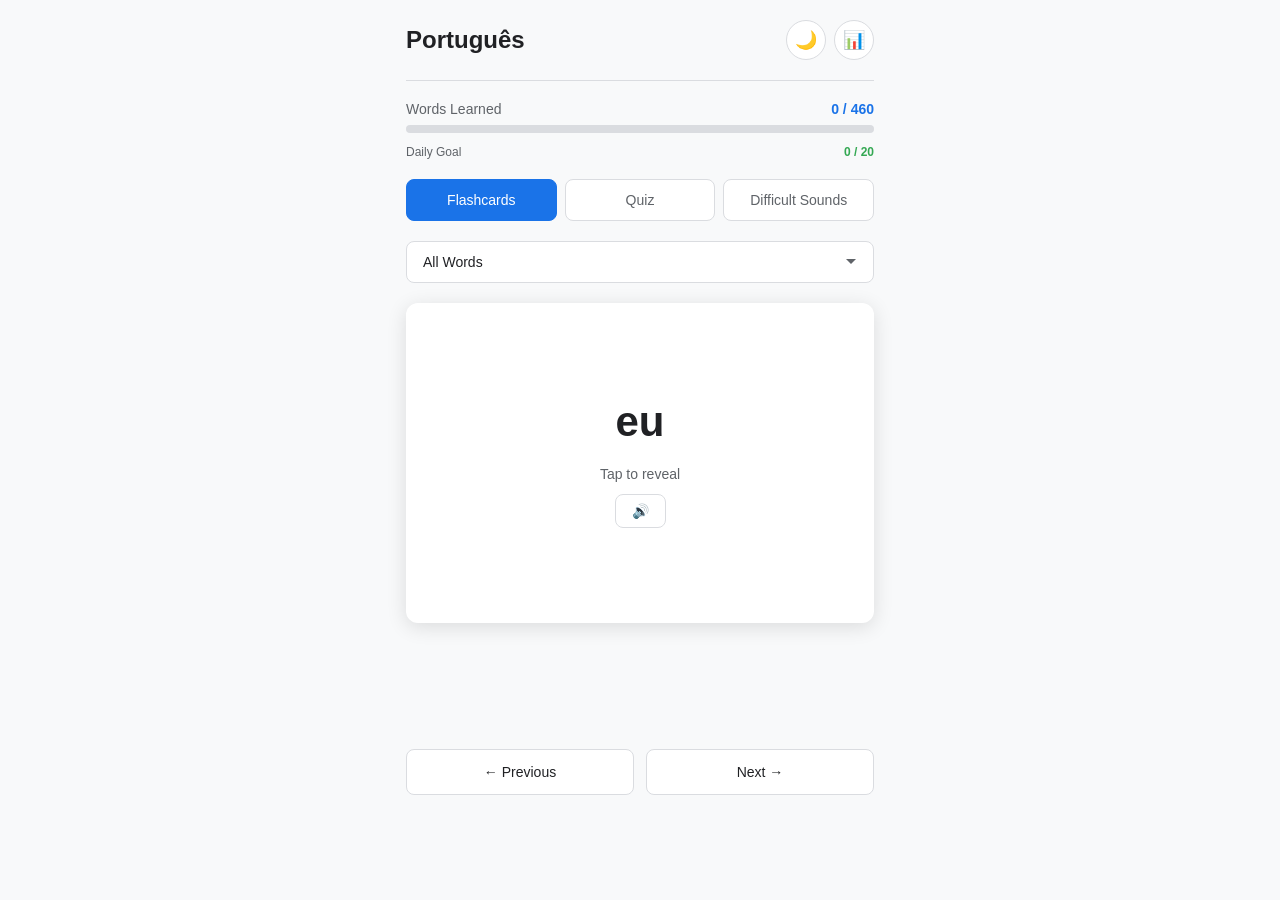
<file: index.html>
<!DOCTYPE html>
<html lang="en">
<head>
    <meta charset="UTF-8">
    <meta name="viewport" content="width=device-width, initial-scale=1.0, maximum-scale=1.0, user-scalable=no">
    <title>Portuguese Flashcards</title>
    <link rel="stylesheet" href="css/style.css?v=20260308">
    <meta name="theme-color" content="#1a73e8">
</head>
<body>
    <div id="app">
        <!-- Header -->
        <header class="header">
            <h1 class="header-title">Português</h1>
            <div class="header-actions">
                <button id="dark-toggle" class="icon-btn" title="Toggle dark mode">🌙</button>
                <button id="stats-btn" class="icon-btn" title="Statistics">📊</button>
            </div>
        </header>

        <!-- Progress Bar -->
        <div class="progress-section">
            <div class="progress-info">
                <span class="progress-label">Words Learned</span>
                <span class="progress-count" id="progress-count">0 / 460</span>
            </div>
            <div class="progress-bar">
                <div class="progress-fill" id="progress-fill"></div>
            </div>
            <div class="daily-goal">
                <span class="goal-label">Daily Goal</span>
                <span class="goal-count" id="goal-count">0 / 20</span>
            </div>
        </div>

        <!-- Mode Tabs -->
        <div class="mode-tabs">
            <button class="mode-tab active" data-mode="flashcard">Flashcards</button>
            <button class="mode-tab" data-mode="quiz">Quiz</button>
            <button class="mode-tab" data-mode="sounds">Difficult Sounds</button>
        </div>

        <!-- Filter Section -->
        <div class="filter-section">
            <select id="filter-select" class="filter-select">
                <option value="all">All Words (460)</option>
                <option value="function">Function Words (60)</option>
                <option value="verb">Verbs (150)</option>
                <option value="noun">Nouns (50)</option>
                <option value="adjective">Adjectives (100)</option>
                <option value="adverb">Adverbs (50)</option>
                <option value="pronoun">Pronouns (8)</option>
                <option value="article">Articles (8)</option>
                <option value="preposition">Prepositions (10)</option>
                <option value="conjunction">Conjunctions (9)</option>
            </select>
        </div>

        <!-- Flashcard Mode -->
        <div id="flashcard-mode" class="mode-content active">
            <div class="card-container">
                <div class="card" id="flashcard">
                    <div class="card-front">
                        <div class="card-word" id="card-word">carregar</div>
                        <div class="card-hint" id="card-hint">Tap to reveal</div>
                        <button class="speak-btn" id="speak-word" title="Hear pronunciation">🔊</button>
                    </div>
                    <div class="card-back">
                        <div class="card-answer" id="card-answer">to run</div>
                        <div class="card-type" id="card-type">verb</div>
                        <div class="card-example" id="card-example">
                            <p class="example-pt" id="example-pt">Eu corro no parque.</p>
                            <p class="example-en" id="example-en">I run in the park.</p>
                        </div>
                        <button class="speak-btn speak-example" id="speak-example" title="Hear example sentence">🔊 Example</button>
                    </div>
                </div>
            </div>

            <div class="card-actions" id="card-actions">
                <button class="rating-btn missed" data-rating="missed">
                    <span class="rating-icon">❌</span>
                    <span class="rating-label">Missed</span>
                </button>
                <button class="rating-btn almost" data-rating="almost">
                    <span class="rating-icon">🔶</span>
                    <span class="rating-label">Almost</span>
                </button>
                <button class="rating-btn gotit" data-rating="gotit">
                    <span class="rating-icon">✅</span>
                    <span class="rating-label">Got it</span>
                </button>
            </div>

            <div class="card-nav">
                <button class="nav-btn" id="prev-card">← Previous</button>
                <button class="nav-btn" id="next-card">Next →</button>
            </div>
        </div>

        <!-- Quiz Mode -->
        <div id="quiz-mode" class="mode-content">
            <div class="quiz-container">
                <div class="quiz-progress">
                    <span class="quiz-count" id="quiz-count">Question 1 of 10</span>
                    <span class="quiz-score" id="quiz-score">Score: 0%</span>
                </div>

                <div class="quiz-question">
                    <div class="question-word" id="question-word">casa</div>
                    <div class="question-hint" id="question-hint">Select the correct translation</div>
                </div>

                <div class="quiz-options" id="quiz-options">
                    <!-- Options generated dynamically -->
                </div>

                <div class="quiz-feedback" id="quiz-feedback">
                    <div class="feedback-icon" id="feedback-icon"></div>
                    <div class="feedback-text" id="feedback-text"></div>
                </div>

                <button class="quiz-next" id="quiz-next" style="display: none;">Next Question →</button>
            </div>
        </div>

        <!-- Sounds Mode -->
        <div id="sounds-mode" class="mode-content">
            <!-- Sound List View -->
            <div id="sound-list-view">
                <div class="sound-category" id="sound-category-nasal">
                    <h3 class="sound-category-title">Nasal Sounds</h3>
                    <div class="sound-grid" id="sound-grid-nasal"></div>
                </div>
                <div class="sound-category" id="sound-category-consonant">
                    <h3 class="sound-category-title">Consonants</h3>
                    <div class="sound-grid" id="sound-grid-consonant"></div>
                </div>
                <div class="sound-category" id="sound-category-vowel">
                    <h3 class="sound-category-title">Vowels</h3>
                    <div class="sound-grid" id="sound-grid-vowel"></div>
                </div>
            </div>

            <!-- Sound Detail View -->
            <div id="sound-detail-view" class="hidden">
                <div class="sound-detail-header">
                    <button class="back-btn" id="sound-back-btn">← Back</button>
                    <button class="speak-btn speak-sound" id="speak-sound">🔊 Hear Sound</button>
                </div>

                <div class="sound-detail-card">
                    <div class="sound-main">
                        <div class="sound-display" id="detail-sound">ão</div>
                        <div class="sound-title" id="detail-title">The Nasal ÃO</div>
                        <div class="sound-difficulty" id="detail-difficulty"></div>
                    </div>

                    <div class="sound-sections">
                        <div class="sound-section">
                            <h4 class="section-title">🔊 What It Sounds Like</h4>
                            <p class="section-content" id="detail-sounds-like"></p>
                        </div>

                        <div class="sound-section mouth-section">
                            <h4 class="section-title">👄 How To Make It</h4>
                            <p class="section-content mouth-content" id="detail-mouth"></p>
                        </div>

                        <div class="sound-section">
                            <h4 class="section-title">⚠️ Common Mistake</h4>
                            <p class="section-content mistake-content" id="detail-mistake"></p>
                        </div>

                        <div class="sound-section">
                            <h4 class="section-title">💡 Practice Tip</h4>
                            <p class="section-content tip-content" id="detail-tip"></p>
                        </div>

                        <div class="sound-section">
                            <h4 class="section-title">📚 Practice Words</h4>
                            <div class="practice-words" id="detail-examples"></div>
                        </div>
                    </div>
                </div>

                <div class="sound-navigation">
                    <button class="nav-btn" id="prev-sound">← Previous</button>
                    <button class="nav-btn" id="next-sound">Next →</button>
                </div>
            </div>
        </div>

        <!-- Stats Modal -->
        <div id="stats-modal" class="modal hidden">
            <div class="modal-overlay"></div>
            <div class="modal-content">
                <div class="modal-header">
                    <h2>Statistics</h2>
                    <button class="modal-close" id="stats-close">×</button>
                </div>
                <div class="modal-body">
                    <div class="stats-grid">
                        <div class="stat-card">
                            <div class="stat-value" id="stat-total">0</div>
                            <div class="stat-label">Total Words</div>
                        </div>
                        <div class="stat-card">
                            <div class="stat-value" id="stat-learned">0</div>
                            <div class="stat-label">Words Learned</div>
                        </div>
                        <div class="stat-card">
                            <div class="stat-value" id="stat-streak">0</div>
                            <div class="stat-label">Day Streak</div>
                        </div>
                        <div class="stat-card">
                            <div class="stat-value" id="stat-accuracy">0%</div>
                            <div class="stat-label">Accuracy</div>
                        </div>
                    </div>

                    <div class="stats-section">
                        <h3>By Word Type</h3>
                        <div id="stats-by-type">
                            <!-- Generated dynamically -->
                        </div>
                    </div>

                    <div class="stats-section">
                        <h3>Review Queue</h3>
                        <div class="review-queue">
                            <div class="queue-item">
                                <span>Due today</span>
                                <span class="queue-count" id="queue-due">0</span>
                            </div>
                            <div class="queue-item">
                                <span>Learning</span>
                                <span class="queue-count" id="queue-learning">0</span>
                            </div>
                            <div class="queue-item">
                                <span>Mastered</span>
                                <span class="queue-count" id="queue-mastered">0</span>
                            </div>
                        </div>
                    </div>

                    <button class="reset-btn" id="reset-progress">Reset All Progress</button>
                </div>
            </div>
        </div>

        <!-- Reset Confirmation Modal -->
        <div id="reset-modal" class="modal hidden">
            <div class="modal-overlay"></div>
            <div class="modal-content modal-sm">
                <div class="modal-header">
                    <h2>Reset Progress?</h2>
                    <button class="modal-close" id="reset-close">×</button>
                </div>
                <div class="modal-body">
                    <p>This will delete all your progress, statistics, and spaced repetition data. This cannot be undone.</p>
                    <div class="reset-actions">
                        <button class="cancel-btn" id="reset-cancel">Cancel</button>
                        <button class="confirm-btn" id="reset-confirm">Reset Everything</button>
                    </div>
                </div>
            </div>
        </div>
    </div>

    <script src="js/data.js?v=20260308"></script>
    <script src="js/sm2.js?v=20260308"></script>
    <script src="js/speech.js?v=20260308e"></script>
    <script src="js/sounds-data.js?v=20260308"></script>
    <script src="js/app.js?v=20260308b"></script>
</body>
</html>
</file>
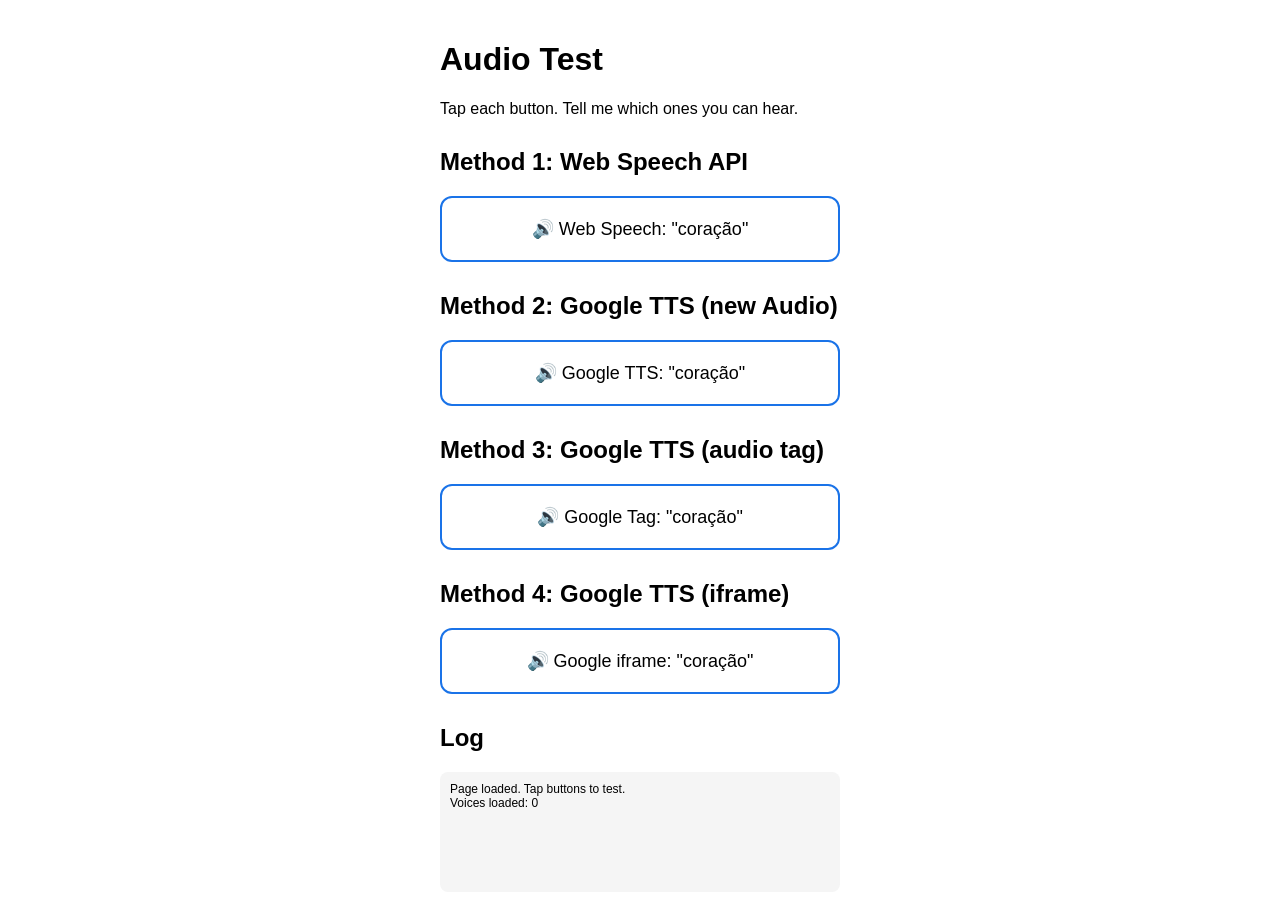
<file: test.html>
<!DOCTYPE html>
<html>
<head>
<meta charset="UTF-8">
<meta name="viewport" content="width=device-width, initial-scale=1.0">
<title>Audio Test</title>
<style>
body { font-family: -apple-system, sans-serif; padding: 20px; max-width: 400px; margin: 0 auto; }
button { display: block; width: 100%; padding: 20px; margin: 10px 0; font-size: 18px; border-radius: 12px; border: 2px solid #1a73e8; background: white; cursor: pointer; }
button:active { background: #e8f0fe; }
h2 { margin-top: 30px; }
#log { background: #f5f5f5; padding: 10px; border-radius: 8px; font-size: 12px; white-space: pre-wrap; margin-top: 20px; min-height: 100px; }
</style>
</head>
<body>
<h1>Audio Test</h1>
<p>Tap each button. Tell me which ones you can hear.</p>

<h2>Method 1: Web Speech API</h2>
<button onclick="testWebSpeech()">🔊 Web Speech: "coração"</button>

<h2>Method 2: Google TTS (new Audio)</h2>
<button onclick="testGoogleAudio()">🔊 Google TTS: "coração"</button>

<h2>Method 3: Google TTS (audio tag)</h2>
<button onclick="testGoogleTag()">🔊 Google Tag: "coração"</button>
<audio id="gtts" preload="none"></audio>

<h2>Method 4: Google TTS (iframe)</h2>
<button onclick="testGoogleIframe()">🔊 Google iframe: "coração"</button>
<iframe id="ttsframe" style="display:none" allow="autoplay"></iframe>

<h2>Log</h2>
<div id="log"></div>

<script>
function log(msg) {
    document.getElementById('log').textContent += msg + '\n';
    console.log(msg);
}

// Method 1: Web Speech API
function testWebSpeech() {
    log('Testing Web Speech API...');
    if (!('speechSynthesis' in window)) {
        log('ERROR: speechSynthesis not supported');
        return;
    }
    var synth = window.speechSynthesis;
    var voices = synth.getVoices();
    log('Available voices: ' + voices.length);
    
    var ptVoice = null;
    for (var i = 0; i < voices.length; i++) {
        if (voices[i].lang.indexOf('pt') === 0) {
            log('Found pt voice: ' + voices[i].name + ' (' + voices[i].lang + ')');
            if (!ptVoice) ptVoice = voices[i];
        }
    }
    
    var u = new SpeechSynthesisUtterance('coração');
    u.lang = 'pt-BR';
    u.rate = 0.9;
    if (ptVoice) {
        u.voice = ptVoice;
        log('Using voice: ' + ptVoice.name);
    } else {
        log('No pt voice found, using default');
    }
    u.onstart = function() { log('Web Speech: STARTED playing'); };
    u.onend = function() { log('Web Speech: FINISHED'); };
    u.onerror = function(e) { log('Web Speech ERROR: ' + e.error); };
    synth.speak(u);
}

// Method 2: Google TTS via new Audio()
function testGoogleAudio() {
    log('Testing Google TTS (new Audio)...');
    var url = 'https://translate.google.com/translate_tts?ie=UTF-8&client=tw-ob&tl=pt-BR&q=' + encodeURIComponent('coração');
    log('URL: ' + url);
    var a = new Audio(url);
    a.oncanplaythrough = function() { log('Google Audio: CAN PLAY'); };
    a.onplay = function() { log('Google Audio: STARTED playing'); };
    a.onended = function() { log('Google Audio: FINISHED'); };
    a.onerror = function() { log('Google Audio ERROR: ' + (a.error ? a.error.code + ' ' + a.error.message : 'unknown')); };
    var p = a.play();
    if (p) {
        p.then(function() { log('Google Audio: play() resolved OK'); })
         .catch(function(e) { log('Google Audio play() REJECTED: ' + e.message); });
    }
}

// Method 3: Google TTS via existing audio tag
function testGoogleTag() {
    log('Testing Google TTS (audio tag)...');
    var a = document.getElementById('gtts');
    a.src = 'https://translate.google.com/translate_tts?ie=UTF-8&client=tw-ob&tl=pt-BR&q=' + encodeURIComponent('coração');
    a.oncanplaythrough = function() { log('Google Tag: CAN PLAY'); };
    a.onplay = function() { log('Google Tag: STARTED playing'); };
    a.onended = function() { log('Google Tag: FINISHED'); };
    a.onerror = function() { log('Google Tag ERROR: ' + (a.error ? a.error.code + ' ' + a.error.message : 'unknown')); };
    var p = a.play();
    if (p) {
        p.then(function() { log('Google Tag: play() resolved OK'); })
         .catch(function(e) { log('Google Tag play() REJECTED: ' + e.message); });
    }
}

// Method 4: Google TTS via iframe
function testGoogleIframe() {
    log('Testing Google TTS (iframe)...');
    var url = 'https://translate.google.com/translate_tts?ie=UTF-8&client=tw-ob&tl=pt-BR&q=' + encodeURIComponent('coração');
    document.getElementById('ttsframe').src = url;
    log('iframe src set, should auto-play');
}

// Pre-load voices
if ('speechSynthesis' in window) {
    speechSynthesis.getVoices();
    if (speechSynthesis.onvoiceschanged !== undefined) {
        speechSynthesis.onvoiceschanged = function() {
            log('Voices loaded: ' + speechSynthesis.getVoices().length);
        };
    }
}
log('Page loaded. Tap buttons to test.');
</script>
</body>
</html>
</file>
<file: css/style.css>
/* Portuguese Flashcards - Minimal, Modern Design */

:root {
    --primary: #1a73e8;
    --primary-dark: #1557b0;
    --success: #34a853;
    --warning: #fbbc04;
    --danger: #ea4335;
    --bg: #ffffff;
    --bg-secondary: #f8f9fa;
    --text: #202124;
    --text-secondary: #5f6368;
    --border: #dadce0;
    --shadow: 0 2px 8px rgba(0,0,0,0.08);
    --shadow-lg: 0 4px 20px rgba(0,0,0,0.12);
    --radius: 12px;
    --radius-sm: 8px;
}

[data-theme="dark"] {
    --bg: #1a1a2e;
    --bg-secondary: #16213e;
    --text: #e8e8e8;
    --text-secondary: #a0a0a0;
    --border: #2a2a4a;
    --shadow: 0 2px 8px rgba(0,0,0,0.3);
    --shadow-lg: 0 4px 20px rgba(0,0,0,0.4);
}

* {
    margin: 0;
    padding: 0;
    box-sizing: border-box;
}

body {
    font-family: -apple-system, BlinkMacSystemFont, 'Segoe UI', Roboto, Oxygen, Ubuntu, sans-serif;
    background: var(--bg-secondary);
    color: var(--text);
    min-height: 100vh;
    -webkit-tap-highlight-color: transparent;
}

#app {
    max-width: 500px;
    margin: 0 auto;
    padding: 0 16px 80px;
}

/* Header */
.header {
    display: flex;
    justify-content: space-between;
    align-items: center;
    padding: 20px 0;
    border-bottom: 1px solid var(--border);
}

.header-title {
    font-size: 24px;
    font-weight: 600;
    color: var(--text);
}

.header-actions {
    display: flex;
    gap: 8px;
}

.icon-btn {
    width: 40px;
    height: 40px;
    border-radius: 50%;
    border: 1px solid var(--border);
    background: var(--bg);
    color: var(--text);
    font-size: 18px;
    cursor: pointer;
    display: flex;
    align-items: center;
    justify-content: center;
    transition: all 0.2s;
}

.icon-btn:hover {
    background: var(--bg-secondary);
    border-color: var(--primary);
}

/* Progress Section */
.progress-section {
    padding: 20px 0;
}

.progress-info {
    display: flex;
    justify-content: space-between;
    margin-bottom: 8px;
    font-size: 14px;
}

.progress-label {
    color: var(--text-secondary);
}

.progress-count {
    font-weight: 600;
    color: var(--primary);
}

.progress-bar {
    height: 8px;
    background: var(--border);
    border-radius: 4px;
    overflow: hidden;
    margin-bottom: 12px;
}

.progress-fill {
    height: 100%;
    background: linear-gradient(90deg, var(--primary), #4285f4);
    border-radius: 4px;
    transition: width 0.3s ease;
    width: 0%;
}

.daily-goal {
    display: flex;
    justify-content: space-between;
    font-size: 12px;
    color: var(--text-secondary);
}

.goal-count {
    font-weight: 600;
    color: var(--success);
}

/* Mode Tabs */
.mode-tabs {
    display: flex;
    gap: 8px;
    margin-bottom: 20px;
}

.mode-tab {
    flex: 1;
    padding: 12px 16px;
    border: 1px solid var(--border);
    background: var(--bg);
    color: var(--text-secondary);
    border-radius: var(--radius-sm);
    font-size: 14px;
    font-weight: 500;
    cursor: pointer;
    transition: all 0.2s;
}

.mode-tab.active {
    background: var(--primary);
    color: white;
    border-color: var(--primary);
}

.mode-tab:hover:not(.active) {
    background: var(--bg-secondary);
}

/* Filter Section */
.filter-section {
    margin-bottom: 20px;
}

.filter-select {
    width: 100%;
    padding: 12px 16px;
    border: 1px solid var(--border);
    background: var(--bg);
    color: var(--text);
    border-radius: var(--radius-sm);
    font-size: 14px;
    cursor: pointer;
    appearance: none;
    background-image: url("data:image/svg+xml,%3Csvg xmlns='http://www.w3.org/2000/svg' width='12' height='12' viewBox='0 0 12 12'%3E%3Cpath fill='%235f6368' d='M6 8L1 3h10z'/%3E%3C/svg%3E");
    background-repeat: no-repeat;
    background-position: right 16px center;
}

.filter-select:focus {
    outline: none;
    border-color: var(--primary);
}

/* Mode Content */
.mode-content {
    display: none;
}

.mode-content.active {
    display: block;
}

/* Card Container */
.card-container {
    perspective: 1000px;
    margin-bottom: 20px;
}

.card {
    background: var(--bg);
    border-radius: var(--radius);
    box-shadow: var(--shadow-lg);
    min-height: 320px;
    position: relative;
    cursor: pointer;
    transition: transform 0.6s;
    transform-style: preserve-3d;
}

.card.flipped {
    transform: rotateY(180deg);
}

.card-front, .card-back {
    position: absolute;
    inset: 0;
    backface-visibility: hidden;
    padding: 32px 24px;
    display: flex;
    flex-direction: column;
    align-items: center;
    justify-content: center;
}

.card-back {
    transform: rotateY(180deg);
}

.card-word {
    font-size: 42px;
    font-weight: 600;
    color: var(--text);
    text-align: center;
    margin-bottom: 12px;
}

.card-hint {
    font-size: 14px;
    color: var(--text-secondary);
    margin-top: 8px;
}

.card-answer {
    font-size: 28px;
    font-weight: 500;
    color: var(--text);
    text-align: center;
    margin-bottom: 8px;
}

.card-type {
    font-size: 12px;
    text-transform: uppercase;
    letter-spacing: 1px;
    color: var(--text-secondary);
    background: var(--bg-secondary);
    padding: 4px 12px;
    border-radius: 12px;
    margin-bottom: 20px;
}

.card-example {
    text-align: center;
    padding: 16px;
    background: var(--bg-secondary);
    border-radius: var(--radius-sm);
    width: 100%;
    margin-bottom: 16px;
}

.example-pt {
    font-size: 16px;
    color: var(--text);
    margin-bottom: 8px;
    font-style: italic;
}

.example-en {
    font-size: 14px;
    color: var(--text-secondary);
}

.speak-btn {
    margin-top: 12px;
    padding: 8px 16px;
    border: 1px solid var(--border);
    background: var(--bg);
    color: var(--text);
    border-radius: var(--radius-sm);
    font-size: 14px;
    cursor: pointer;
    display: flex;
    align-items: center;
    gap: 6px;
    transition: all 0.2s;
}

.speak-btn:hover {
    background: var(--bg-secondary);
    border-color: var(--primary);
}

.speak-example {
    margin-top: 0;
}

/* Card Actions */
.card-actions {
    display: grid;
    grid-template-columns: repeat(3, 1fr);
    gap: 12px;
    margin-bottom: 20px;
}

.rating-btn {
    padding: 16px 12px;
    border: 2px solid var(--border);
    background: var(--bg);
    border-radius: var(--radius);
    cursor: pointer;
    display: flex;
    flex-direction: column;
    align-items: center;
    gap: 6px;
    transition: all 0.2s;
    font-size: 14px;
    color: var(--text-secondary);
}

.rating-btn:hover {
    transform: translateY(-2px);
    box-shadow: var(--shadow);
}

.rating-btn.missed:hover {
    border-color: var(--danger);
    background: rgba(234, 67, 53, 0.08);
    color: var(--danger);
}

.rating-btn.almost:hover {
    border-color: var(--warning);
    background: rgba(251, 188, 4, 0.08);
    color: var(--warning);
}

.rating-btn.gotit:hover {
    border-color: var(--success);
    background: rgba(52, 168, 83, 0.08);
    color: var(--success);
}

.rating-icon {
    font-size: 24px;
}

.rating-label {
    font-weight: 500;
}

/* Card Nav */
.card-nav {
    display: flex;
    justify-content: space-between;
    gap: 12px;
}

.nav-btn {
    flex: 1;
    padding: 14px 20px;
    border: 1px solid var(--border);
    background: var(--bg);
    color: var(--text);
    border-radius: var(--radius-sm);
    font-size: 14px;
    font-weight: 500;
    cursor: pointer;
    transition: all 0.2s;
}

.nav-btn:hover {
    background: var(--bg-secondary);
    border-color: var(--primary);
}

/* Quiz Mode */
.quiz-container {
    background: var(--bg);
    border-radius: var(--radius);
    box-shadow: var(--shadow);
    padding: 24px;
}

.quiz-progress {
    display: flex;
    justify-content: space-between;
    margin-bottom: 24px;
    font-size: 14px;
    color: var(--text-secondary);
}

.quiz-score {
    font-weight: 600;
    color: var(--primary);
}

.quiz-question {
    text-align: center;
    margin-bottom: 24px;
}

.question-word {
    font-size: 36px;
    font-weight: 600;
    color: var(--text);
    margin-bottom: 8px;
}

.question-hint {
    font-size: 14px;
    color: var(--text-secondary);
}

.quiz-options {
    display: flex;
    flex-direction: column;
    gap: 10px;
    margin-bottom: 20px;
}

.quiz-option {
    padding: 16px 20px;
    border: 2px solid var(--border);
    background: var(--bg);
    border-radius: var(--radius-sm);
    font-size: 16px;
    color: var(--text);
    cursor: pointer;
    transition: all 0.2s;
    text-align: center;
}

.quiz-option:hover {
    border-color: var(--primary);
    background: var(--bg-secondary);
}

.quiz-option.selected {
    border-color: var(--primary);
    background: rgba(26, 115, 232, 0.08);
}

.quiz-option.correct {
    border-color: var(--success);
    background: rgba(52, 168, 83, 0.08);
    color: var(--success);
}

.quiz-option.incorrect {
    border-color: var(--danger);
    background: rgba(234, 67, 53, 0.08);
    color: var(--danger);
}

.quiz-feedback {
    text-align: center;
    padding: 16px;
    border-radius: var(--radius-sm);
    margin-bottom: 16px;
    display: none;
}

.quiz-feedback.show {
    display: block;
}

.quiz-feedback.correct {
    background: rgba(52, 168, 83, 0.08);
    color: var(--success);
}

.quiz-feedback.incorrect {
    background: rgba(234, 67, 53, 0.08);
    color: var(--danger);
}

.feedback-icon {
    font-size: 32px;
    margin-bottom: 8px;
}

.feedback-text {
    font-size: 14px;
}

.quiz-next {
    width: 100%;
    padding: 16px;
    border: none;
    background: var(--primary);
    color: white;
    border-radius: var(--radius-sm);
    font-size: 16px;
    font-weight: 500;
    cursor: pointer;
    transition: all 0.2s;
}

.quiz-next:hover {
    background: var(--primary-dark);
}

/* Modal */
.modal {
    position: fixed;
    inset: 0;
    z-index: 1000;
    display: flex;
    align-items: center;
    justify-content: center;
    padding: 20px;
}

.modal.hidden {
    display: none;
}

.modal-overlay {
    position: absolute;
    inset: 0;
    background: rgba(0, 0, 0, 0.5);
}

.modal-content {
    position: relative;
    background: var(--bg);
    border-radius: var(--radius);
    box-shadow: var(--shadow-lg);
    width: 100%;
    max-width: 420px;
    max-height: 80vh;
    overflow-y: auto;
}

.modal-sm {
    max-width: 340px;
}

.modal-header {
    display: flex;
    justify-content: space-between;
    align-items: center;
    padding: 20px 24px;
    border-bottom: 1px solid var(--border);
}

.modal-header h2 {
    font-size: 20px;
    font-weight: 600;
    color: var(--text);
}

.modal-close {
    width: 32px;
    height: 32px;
    border: none;
    background: transparent;
    color: var(--text-secondary);
    font-size: 24px;
    cursor: pointer;
    border-radius: 50%;
    display: flex;
    align-items: center;
    justify-content: center;
    transition: all 0.2s;
}

.modal-close:hover {
    background: var(--bg-secondary);
    color: var(--text);
}

.modal-body {
    padding: 24px;
}

/* Stats Grid */
.stats-grid {
    display: grid;
    grid-template-columns: repeat(2, 1fr);
    gap: 12px;
    margin-bottom: 24px;
}

.stat-card {
    background: var(--bg-secondary);
    padding: 16px;
    border-radius: var(--radius-sm);
    text-align: center;
}

.stat-value {
    font-size: 28px;
    font-weight: 600;
    color: var(--primary);
    margin-bottom: 4px;
}

.stat-label {
    font-size: 12px;
    color: var(--text-secondary);
    text-transform: uppercase;
    letter-spacing: 0.5px;
}

.stats-section {
    margin-bottom: 24px;
}

.stats-section h3 {
    font-size: 14px;
    font-weight: 600;
    color: var(--text);
    margin-bottom: 12px;
    text-transform: uppercase;
    letter-spacing: 0.5px;
}

#stats-by-type {
    display: flex;
    flex-direction: column;
    gap: 8px;
}

.stat-type-row {
    display: flex;
    justify-content: space-between;
    padding: 8px 12px;
    background: var(--bg-secondary);
    border-radius: var(--radius-sm);
    font-size: 14px;
}

.stat-type-label {
    color: var(--text-secondary);
    text-transform: capitalize;
}

.stat-type-value {
    font-weight: 600;
    color: var(--text);
}

.review-queue {
    display: flex;
    flex-direction: column;
    gap: 8px;
}

.queue-item {
    display: flex;
    justify-content: space-between;
    padding: 12px 16px;
    background: var(--bg-secondary);
    border-radius: var(--radius-sm);
    font-size: 14px;
}

.queue-count {
    font-weight: 600;
    color: var(--primary);
}

.reset-btn {
    width: 100%;
    padding: 14px;
    border: 1px solid var(--danger);
    background: transparent;
    color: var(--danger);
    border-radius: var(--radius-sm);
    font-size: 14px;
    font-weight: 500;
    cursor: pointer;
    transition: all 0.2s;
}

.reset-btn:hover {
    background: rgba(234, 67, 53, 0.08);
}

.reset-actions {
    display: flex;
    gap: 12px;
    margin-top: 20px;
}

.cancel-btn, .confirm-btn {
    flex: 1;
    padding: 14px;
    border: none;
    border-radius: var(--radius-sm);
    font-size: 14px;
    font-weight: 500;
    cursor: pointer;
    transition: all 0.2s;
}

.cancel-btn {
    background: var(--bg-secondary);
    color: var(--text);
}

.cancel-btn:hover {
    background: var(--border);
}

.confirm-btn {
    background: var(--danger);
    color: white;
}

.confirm-btn:hover {
    background: #c5221f;
}

/* Sounds Mode */
.sound-category {
    margin-bottom: 24px;
}

.sound-category-title {
    font-size: 14px;
    font-weight: 600;
    color: var(--text-secondary);
    text-transform: uppercase;
    letter-spacing: 0.5px;
    margin-bottom: 12px;
    padding-bottom: 8px;
    border-bottom: 1px solid var(--border);
}

.sound-grid {
    display: grid;
    grid-template-columns: repeat(auto-fill, minmax(140px, 1fr));
    gap: 12px;
}

.sound-card {
    background: var(--bg);
    border: 1px solid var(--border);
    border-radius: var(--radius-sm);
    padding: 16px;
    cursor: pointer;
    transition: all 0.2s;
    text-align: center;
}

.sound-card:hover {
    border-color: var(--primary);
    background: var(--bg-secondary);
    transform: translateY(-2px);
    box-shadow: var(--shadow);
}

.sound-card-sound {
    font-size: 28px;
    font-weight: 600;
    color: var(--text);
    margin-bottom: 8px;
}

.sound-card-title {
    font-size: 12px;
    color: var(--text-secondary);
    margin-bottom: 8px;
    line-height: 1.4;
}

.sound-difficulty-dots {
    display: flex;
    justify-content: center;
    gap: 2px;
}

.difficulty-dot {
    width: 6px;
    height: 6px;
    border-radius: 50%;
    background: var(--border);
}

.difficulty-dot.filled {
    background: var(--primary);
}

.difficulty-dot.filled.hard {
    background: var(--danger);
}

/* Sound Detail View */
#sound-detail-view {
    padding: 0 8px;
}

.sound-detail-header {
    display: flex;
    justify-content: space-between;
    align-items: center;
    margin-bottom: 20px;
}

.back-btn {
    padding: 8px 16px;
    border: 1px solid var(--border);
    background: var(--bg);
    color: var(--text);
    border-radius: var(--radius-sm);
    font-size: 14px;
    cursor: pointer;
    transition: all 0.2s;
}

.back-btn:hover {
    background: var(--bg-secondary);
    border-color: var(--primary);
}

.sound-detail-card {
    background: var(--bg);
    border-radius: var(--radius);
    box-shadow: var(--shadow-lg);
    padding: 24px;
    margin-bottom: 20px;
}

.sound-main {
    text-align: center;
    padding-bottom: 20px;
    border-bottom: 1px solid var(--border);
    margin-bottom: 20px;
}

.sound-display {
    font-size: 56px;
    font-weight: 600;
    color: var(--primary);
    margin-bottom: 8px;
}

.sound-title {
    font-size: 20px;
    font-weight: 500;
    color: var(--text);
    margin-bottom: 12px;
}

.sound-difficulty {
    display: inline-flex;
    align-items: center;
    gap: 6px;
    padding: 6px 12px;
    background: var(--bg-secondary);
    border-radius: 12px;
    font-size: 12px;
    color: var(--text-secondary);
}

.sound-sections {
    display: flex;
    flex-direction: column;
    gap: 20px;
}

.sound-section {
    padding: 16px;
    background: var(--bg-secondary);
    border-radius: var(--radius-sm);
}

.section-title {
    font-size: 13px;
    font-weight: 600;
    color: var(--text);
    margin-bottom: 10px;
    text-transform: uppercase;
    letter-spacing: 0.5px;
}

.section-content {
    font-size: 14px;
    line-height: 1.6;
    color: var(--text-secondary);
}

.mouth-section {
    background: rgba(26, 115, 232, 0.08);
    border: 1px solid rgba(26, 115, 232, 0.2);
}

.mouth-content {
    color: var(--text);
    line-height: 1.7;
}

.mistake-content {
    color: var(--danger);
}

.tip-content {
    color: var(--success);
}

.practice-words {
    display: flex;
    flex-direction: column;
    gap: 8px;
}

.practice-word-item {
    display: flex;
    justify-content: space-between;
    align-items: center;
    padding: 10px 12px;
    background: var(--bg);
    border-radius: var(--radius-sm);
    border: 1px solid var(--border);
}

.practice-word-pt {
    font-size: 16px;
    font-weight: 500;
    color: var(--text);
}

.practice-word-en {
    font-size: 13px;
    color: var(--text-secondary);
}

.practice-word-speak {
    padding: 6px 10px;
    font-size: 13px;
}

.sound-navigation {
    display: flex;
    justify-content: space-between;
    gap: 12px;
    margin-top: 20px;
}

/* Responsive */
@media (max-width: 400px) {
    .card-word {
        font-size: 32px;
    }
    
    .card-answer {
        font-size: 22px;
    }
    
    .rating-btn {
        padding: 12px 8px;
    }
    
    .rating-icon {
        font-size: 20px;
    }
    
    .rating-label {
        font-size: 12px;
    }
}
</file>
